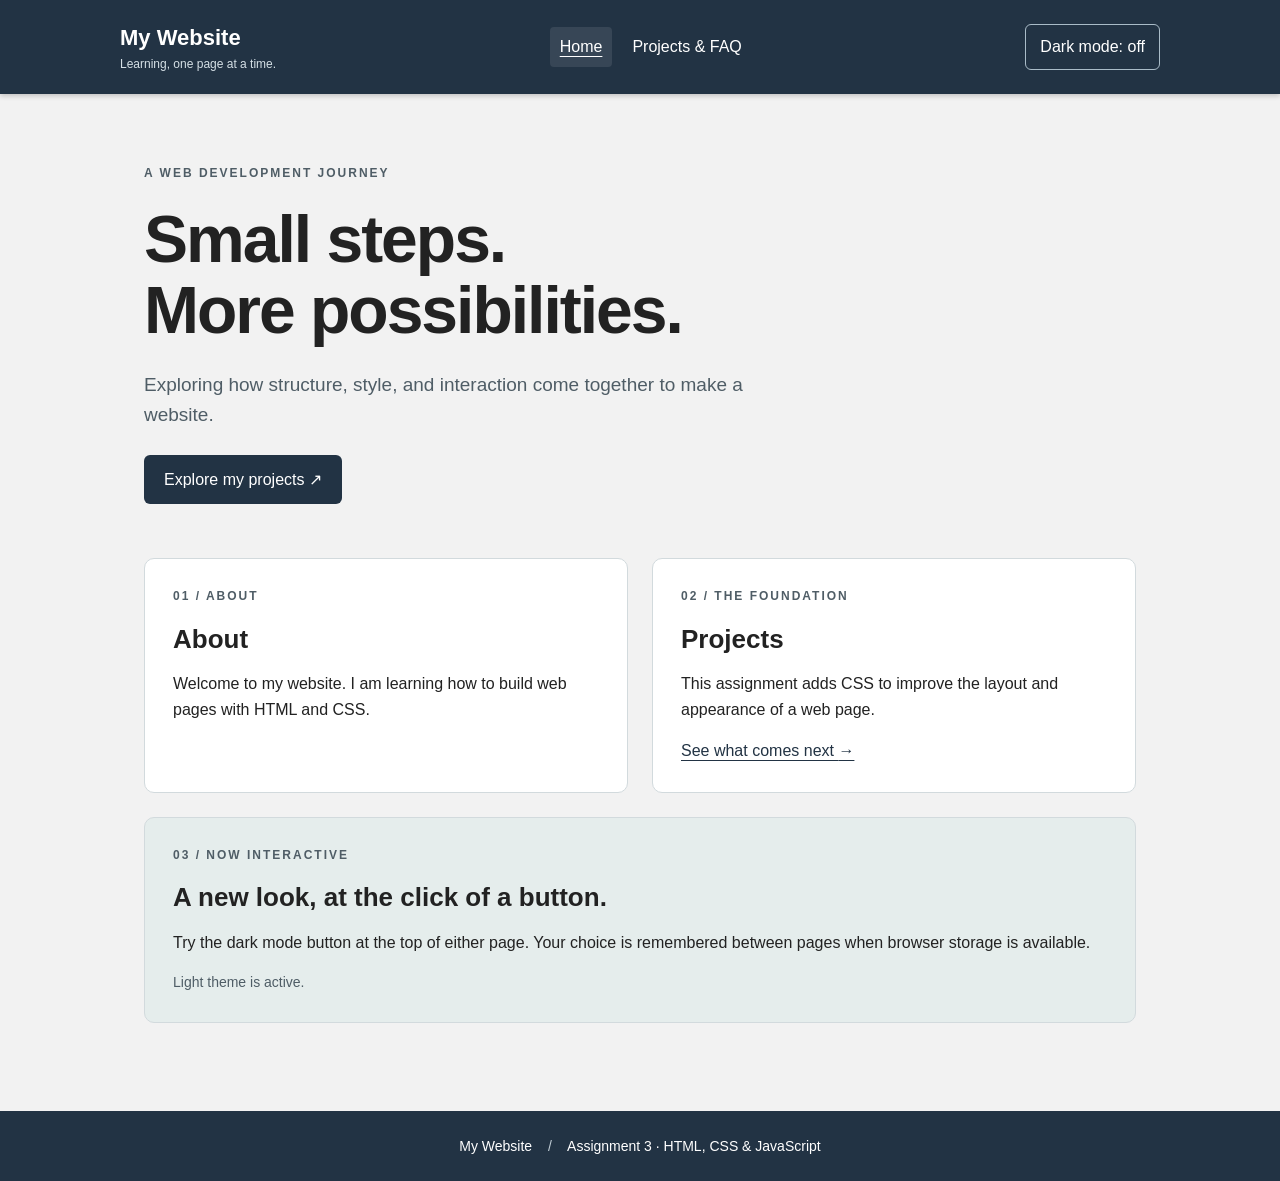
<file: index.html>
<!DOCTYPE html>
<html lang="en">
<head>
  <meta charset="UTF-8">
  <meta name="viewport" content="width=device-width, initial-scale=1.0">
  <meta name="description" content="My web development journey, from HTML and CSS to interactive JavaScript.">
  <title>Home | My Website</title>
  <link rel="stylesheet" href="style.css">
  <script src="script.js" defer></script>
</head>
<body>
  <a class="skip-link" href="#main">Skip to content</a>
  <header>
    <a class="brand" href="index.html">My Website<span>Learning, one page at a time.</span></a>
    <nav aria-label="Main navigation">
      <a href="index.html" aria-current="page">Home</a>
      <a href="projects.html">Projects &amp; FAQ</a>
    </nav>
    <!-- Hidden until JavaScript is ready, so a disabled script leaves no dead button. -->
    <button class="theme-toggle" type="button" aria-pressed="false" hidden>Dark mode: off</button>
  </header>
  <main id="main">
    <div class="hero">
      <p class="eyebrow">A WEB DEVELOPMENT JOURNEY</p>
      <h1>Small steps.<br>More possibilities.</h1>
      <p class="intro">Exploring how structure, style, and interaction come together to make a website.</p>
      <a class="button-link" href="projects.html">Explore my projects <span aria-hidden="true">↗</span></a>
    </div>
    <!-- The original Assignment 2 content is preserved in these two sections. -->
    <div class="cards">
      <section id="about" aria-labelledby="about-title">
        <p class="eyebrow">01 / ABOUT</p>
        <h2 id="about-title">About</h2>
        <p>Welcome to my website. I am learning how to build web pages with HTML and CSS.</p>
      </section>
      <section id="projects" aria-labelledby="projects-title">
        <p class="eyebrow">02 / THE FOUNDATION</p>
        <h2 id="projects-title">Projects</h2>
        <p>This assignment adds CSS to improve the layout and appearance of a web page.</p>
        <a href="projects.html">See what comes next <span aria-hidden="true">→</span></a>
      </section>
    </div>
    <section class="feature" aria-labelledby="feature-title">
      <p class="eyebrow">03 / NOW INTERACTIVE</p>
      <h2 id="feature-title">A new look, at the click of a button.</h2>
      <p>Try the dark mode button at the top of either page. Your choice is remembered between pages when browser storage is available.</p>
      <p class="theme-status" role="status">Light theme is active.</p>
      <noscript><p>JavaScript is disabled. You can still read both pages and every FAQ answer in the light theme.</p></noscript>
    </section>
  </main>
  <footer><p>My Website <span aria-hidden="true">/</span> Assignment 3 · HTML, CSS &amp; JavaScript</p></footer>
</body>
</html>
</file>
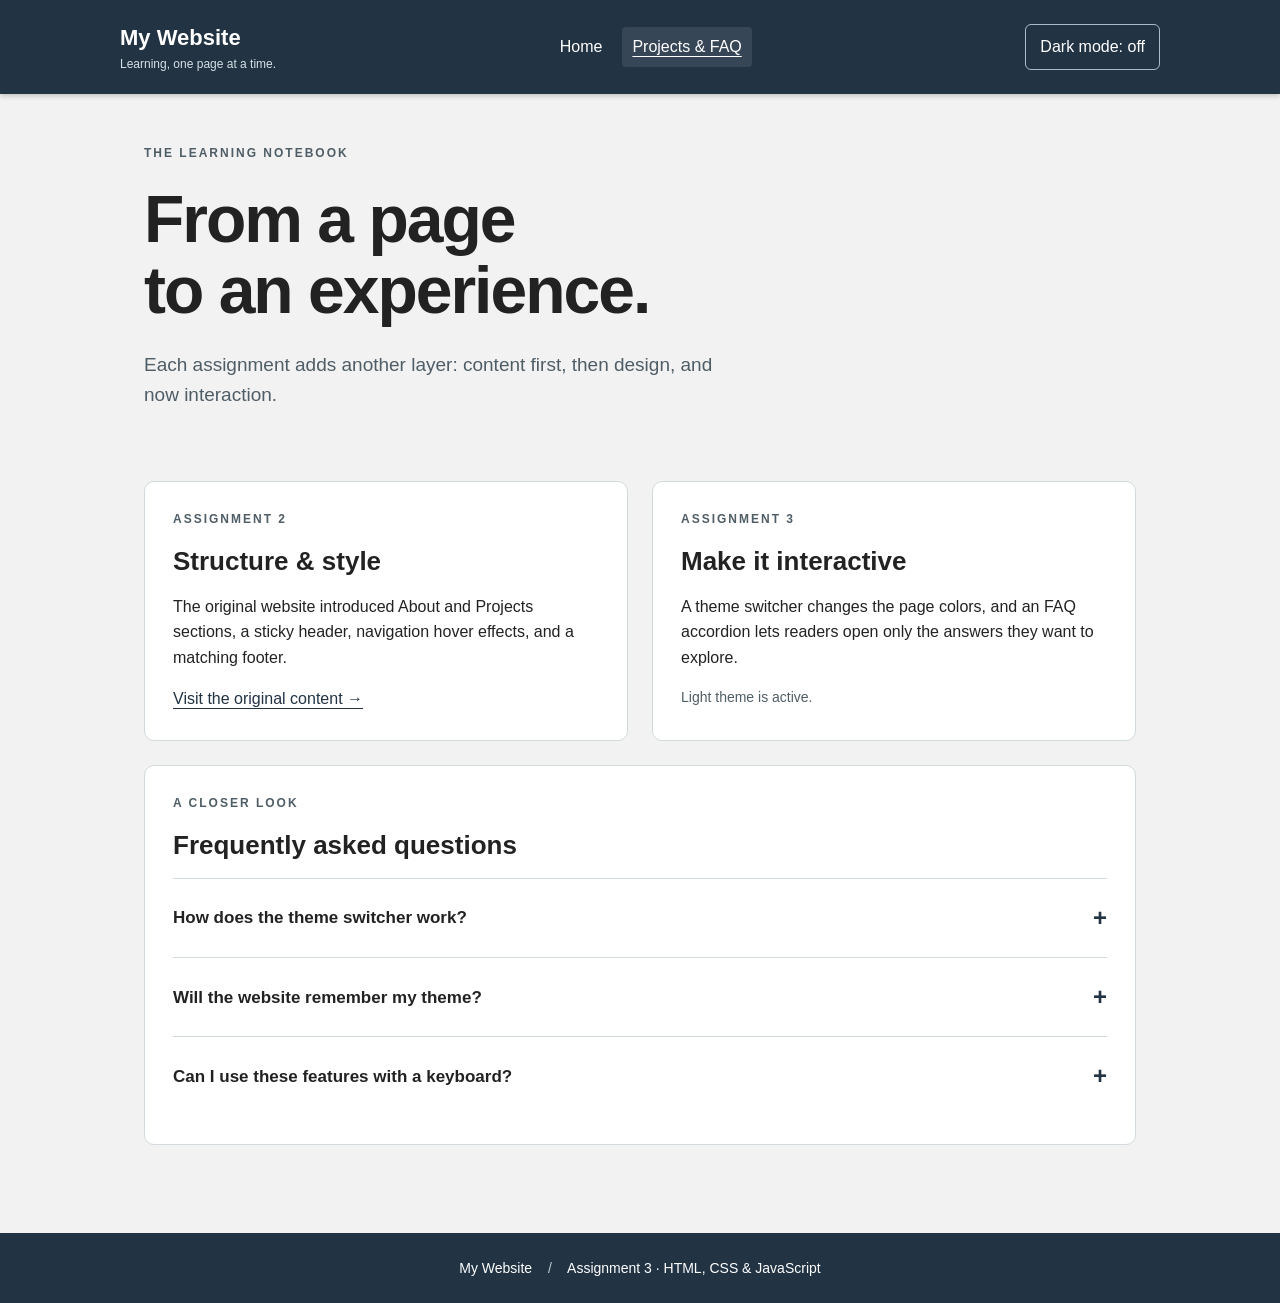
<file: projects.html>
<!DOCTYPE html>
<html lang="en">
<head>
  <meta charset="UTF-8">
  <meta name="viewport" content="width=device-width, initial-scale=1.0">
  <meta name="description" content="Explore my website projects and an interactive JavaScript FAQ.">
  <title>Projects &amp; FAQ | My Website</title>
  <link rel="stylesheet" href="style.css">
  <script src="script.js" defer></script>
</head>
<body>
  <a class="skip-link" href="#main">Skip to content</a>
  <header>
    <a class="brand" href="index.html">My Website<span>Learning, one page at a time.</span></a>
    <nav aria-label="Main navigation">
      <a href="index.html">Home</a>
      <a href="projects.html" aria-current="page">Projects &amp; FAQ</a>
    </nav>
    <button class="theme-toggle" type="button" aria-pressed="false" hidden>Dark mode: off</button>
  </header>
  <main id="main">
    <div class="hero compact">
      <p class="eyebrow">THE LEARNING NOTEBOOK</p>
      <h1>From a page<br>to an experience.</h1>
      <p class="intro">Each assignment adds another layer: content first, then design, and now interaction.</p>
    </div>
    <div class="cards">
      <section aria-labelledby="foundation-title">
        <p class="eyebrow">ASSIGNMENT 2</p>
        <h2 id="foundation-title">Structure &amp; style</h2>
        <p>The original website introduced About and Projects sections, a sticky header, navigation hover effects, and a matching footer.</p>
        <a href="index.html#about">Visit the original content →</a>
      </section>
      <section aria-labelledby="interaction-title">
        <p class="eyebrow">ASSIGNMENT 3</p>
        <h2 id="interaction-title">Make it interactive</h2>
        <p>A theme switcher changes the page colors, and an FAQ accordion lets readers open only the answers they want to explore.</p>
        <p class="theme-status" role="status">Light theme is active.</p>
      </section>
    </div>
    <section class="faq" aria-labelledby="faq-title">
      <p class="eyebrow">A CLOSER LOOK</p>
      <h2 id="faq-title">Frequently asked questions</h2>
      <!-- Answers begin visible for readers without JavaScript. The script enhances them. -->
      <article class="faq-item">
        <h3><button class="faq-question" type="button" aria-controls="answer-theme" aria-expanded="true" disabled>How does the theme switcher work?<span aria-hidden="true">−</span></button></h3>
        <div class="faq-answer" id="answer-theme"><p>JavaScript listens for a click and toggles a class on the page. CSS uses that class to change the colors. The button text and status message update too.</p></div>
      </article>
      <article class="faq-item">
        <h3><button class="faq-question" type="button" aria-controls="answer-storage" aria-expanded="true" disabled>Will the website remember my theme?<span aria-hidden="true">−</span></button></h3>
        <div class="faq-answer" id="answer-storage"><p>Yes, when browser storage is available. The site saves only your light or dark preference on this device. If storage is blocked, the button still works on the current page.</p></div>
      </article>
      <article class="faq-item">
        <h3><button class="faq-question" type="button" aria-controls="answer-keyboard" aria-expanded="true" disabled>Can I use these features with a keyboard?<span aria-hidden="true">−</span></button></h3>
        <div class="faq-answer" id="answer-keyboard"><p>Yes. Press Tab to move to a button, then Enter or Space to activate it. A visible focus outline shows which control is selected.</p></div>
      </article>
    </section>
  </main>
  <footer><p>My Website <span aria-hidden="true">/</span> Assignment 3 · HTML, CSS &amp; JavaScript</p></footer>
</body>
</html>
</file>
<file: style.css>
/* The original navy header, Arial typography, centered layout, and matching
   footer remain. Shared variables give both pages consistent light/dark colors. */
:root {
  font-family: Arial, sans-serif;
  line-height: 1.6;
  color-scheme: light;
}
* { box-sizing: border-box; }
body {
  --background: #f2f2f2;
  --surface: #fff;
  --text: #222;
  --muted: #4f5d66;
  --border: #d2dadd;
  --accent: #234;
  --tint: #e5edec;
  margin: 0;
  background: var(--background);
  color: var(--text);
}
body.dark-mode {
  color-scheme: dark;
  --background: #121c25;
  --surface: #1c2a36;
  --text: #f3f5f6;
  --muted: #c0cdd5;
  --border: #465966;
  --accent: #b5ded5;
  --tint: #243d40;
}
/* Respect the native hidden state, including accordion answers. */
[hidden] { display: none !important; }
a { color: var(--accent); text-underline-offset: 4px; }
button { font: inherit; cursor: pointer; }
:focus-visible { outline: 3px solid #b56822; outline-offset: 5px; }
body.dark-mode :focus-visible { outline-color: #ffd395; }
header {
  position: sticky;
  top: 0;
  z-index: 2;
  display: flex;
  flex-wrap: wrap;
  align-items: center;
  justify-content: space-between;
  gap: 20px;
  padding: 20px max(24px, calc((100% - 1040px) / 2));
  background: #234;
  color: #fff;
  box-shadow: 0 2px 5px #0003;
}
.brand { color: #fff; font-size: 22px; font-weight: 700; text-decoration: none; }
.brand span { display: block; color: #d5e0e6; font-size: 12px; font-weight: 400; }
nav { display: flex; flex-wrap: wrap; gap: 10px; }
nav a { color: #fff; padding: 7px 10px; text-decoration: none; border-radius: 4px; }
nav a[aria-current="page"] { background: #ffffff18; text-decoration: underline; }
nav a:hover, nav a:focus-visible { color: #234; background: #fff; }
.theme-toggle { padding: 9px 14px; color: #fff; border: 1px solid #aabcc8; border-radius: 6px; background: transparent; }
.theme-toggle:hover { background: #ffffff18; }
main { max-width: 1040px; margin: 0 auto; padding: 0 24px 64px; }
.hero { padding: 70px 0 54px; max-width: 760px; }
.hero.compact { padding-top: 50px; }
.eyebrow { font-size: 12px; letter-spacing: 2px; font-weight: 700; color: var(--muted); }
h1 { font-size: clamp(38px, 6vw, 66px); line-height: 1.08; letter-spacing: -2px; margin: 20px 0 24px; }
h2 { font-size: 26px; line-height: 1.25; margin: 12px 0 16px; }
p { margin: 0 0 16px; }
.intro { font-size: 19px; color: var(--muted); max-width: 600px; }
.button-link { display: inline-block; background: #234; color: #fff; padding: 12px 20px; border-radius: 6px; text-decoration: none; margin-top: 8px; }
.dark-mode .button-link { background: #b5ded5; color: #14252c; }
.button-link:hover { text-decoration: underline; }
.cards { display: grid; grid-template-columns: 1fr 1fr; gap: 24px; }
section { padding: 28px; margin-bottom: 24px; background: var(--surface); border: 1px solid var(--border); border-radius: 10px; scroll-margin-top: 180px; }
.feature { background: var(--tint); }
.theme-status { color: var(--muted); font-size: 14px; margin-bottom: 0; }
.faq-item { border-top: 1px solid var(--border); }
.faq h3 { margin: 0; font-size: 17px; }
.faq-question { display: flex; align-items: center; justify-content: space-between; gap: 20px; width: 100%; padding: 20px 0; border: 0; background: transparent; color: var(--text); text-align: left; font-weight: 700; }
/* Highlight interactive FAQ buttons for mouse and keyboard users. */
.faq-question:not(:disabled):hover,
.faq-question:not(:disabled):focus-visible {
  background: var(--tint);
  text-decoration: underline;
  text-underline-offset: 4px;
}
.faq-question span { font-size: 24px; color: var(--accent); }
.faq-question:disabled { cursor: default; opacity: 1; }
.faq-item.active .faq-question { color: var(--accent); }
.faq-answer { max-width: 760px; color: var(--muted); padding-bottom: 8px; }
footer { background: #234; color: #fff; text-align: center; padding: 24px; font-size: 14px; }
footer p { margin: 0; }
footer span { margin: 0 12px; color: #c0cdd5; }
.skip-link { position: fixed; top: -100px; left: 16px; padding: 12px; background: #fff; color: #234; z-index: 3; }
.skip-link:focus { top: 10px; }
/* Stacking cards and unpinning the header preserves room on small screens. */
@media (max-width: 680px) {
  header { position: static; padding: 18px 20px; gap: 16px; }
  .brand { width: 100%; }
  nav { gap: 0; }
  nav a { padding-left: 0; padding-right: 16px; }
  main { padding: 0 20px 32px; }
  .hero, .hero.compact { padding: 40px 0 30px; }
  .cards { grid-template-columns: 1fr; gap: 0; }
  section { padding: 22px; }
  h1 { letter-spacing: -1px; }
}
</file>
